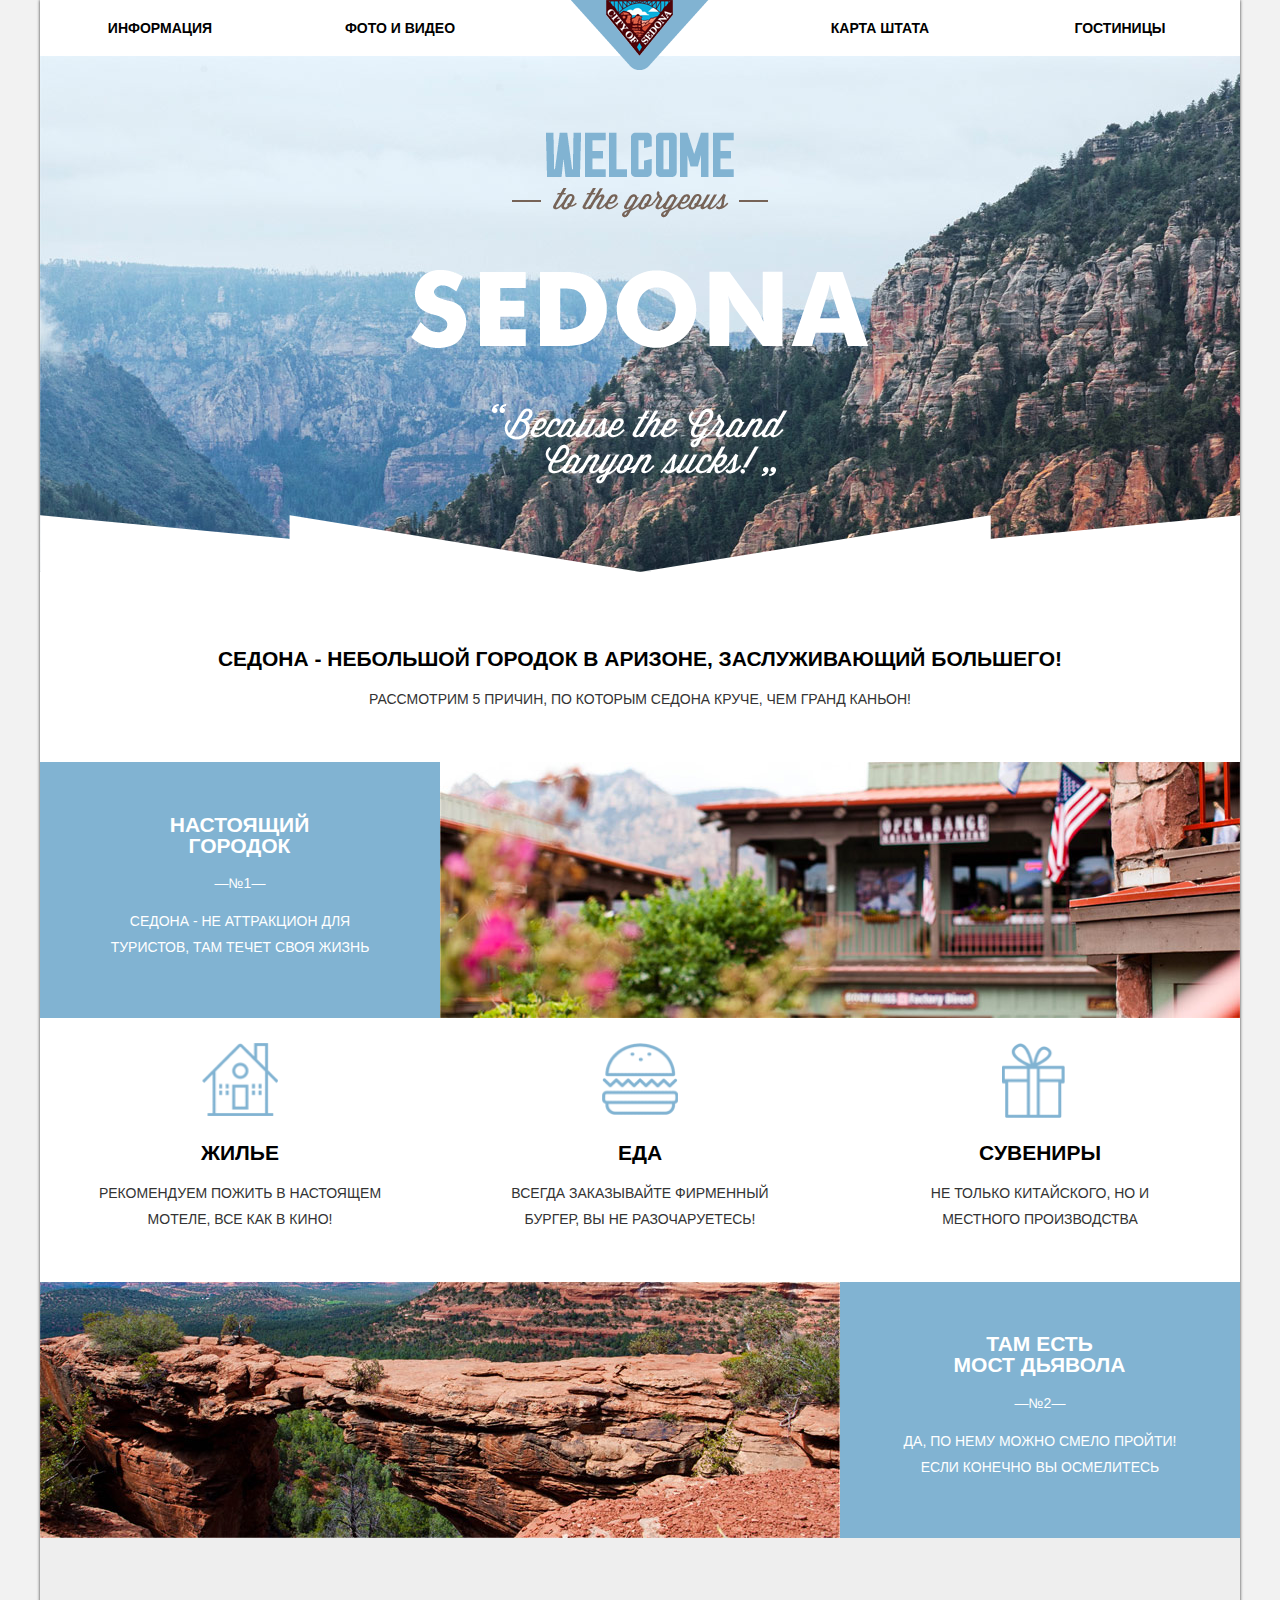
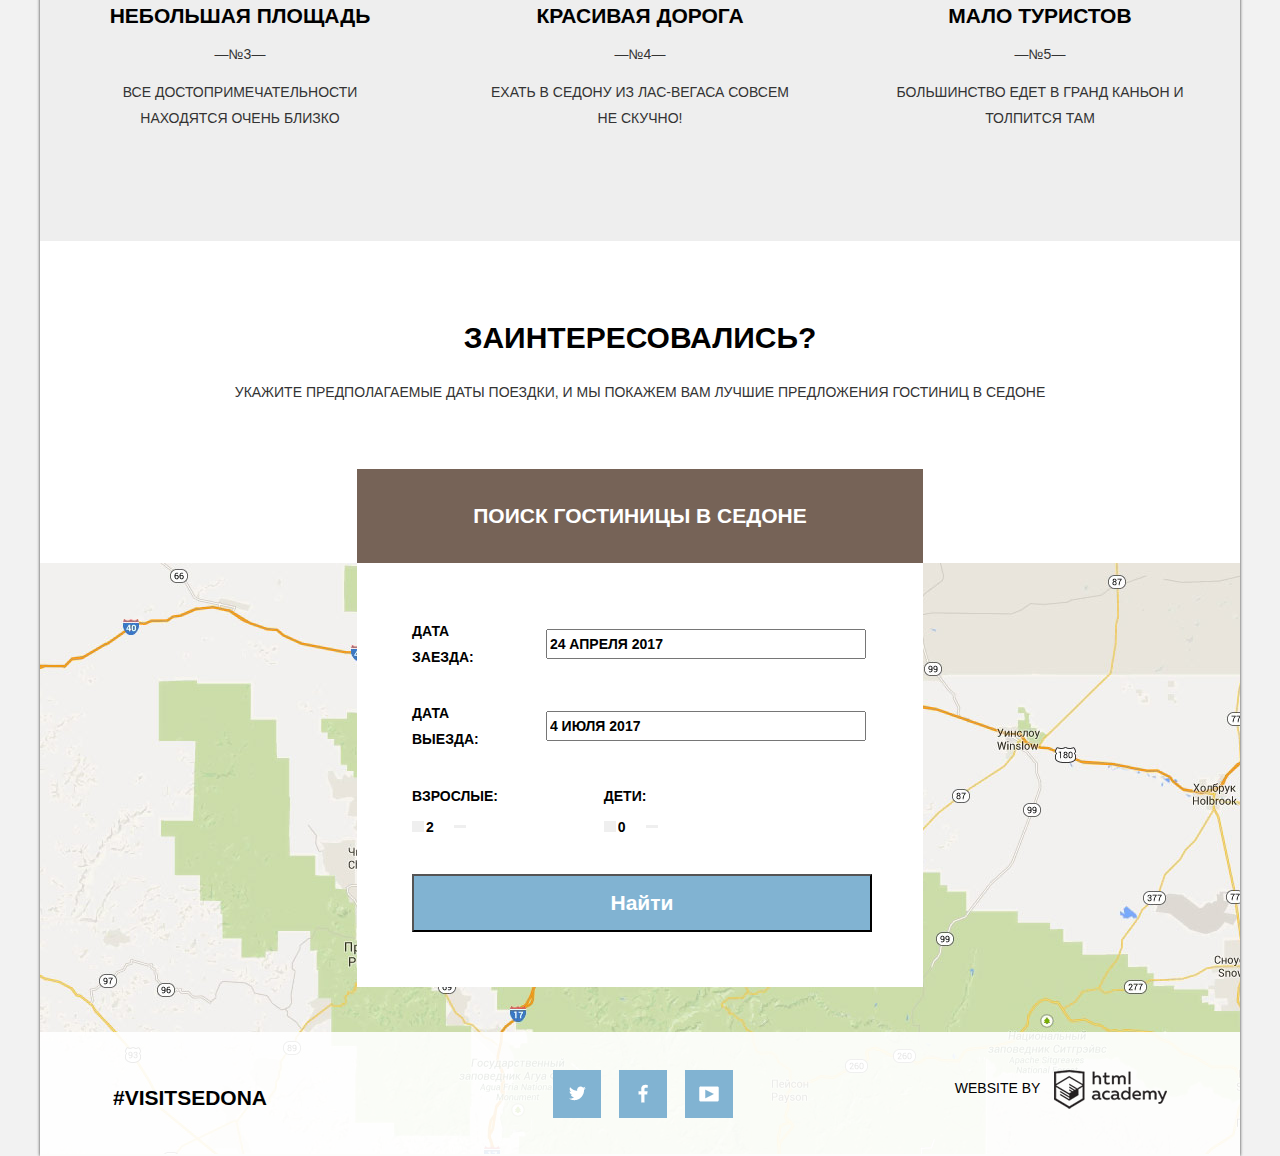
<file: index.html>
<!DOCTYPE html>
<html lang="ru">
  <head>
    <meta charset="utf-8">
    <title>HTML Academy: Седона</title>
    <link href="css/style.css" rel="stylesheet">
  </head>
  <body>
    <div class="wrapper">
      <header class="header">
        <div class="header-logo">
          <a><img src="img/logo.png" width="138" height="70" alt="Sedona"></a>
        </div>
        <nav class="main-navigation">
          <ul>
            <li>
              <a href="#">Информация</a>
            </li>
            <li>
              <a href="#">Фото и видео</a>
            </li>
            <li>
              <a href="#">Карта штата</a>
            </li>
            <li>
              <a href="#">Гостиницы</a>
            </li>
          </ul>
        </nav>
      </header>
      <div class="intro">
        <img src="img/intro.png" width="458" height="352" alt="Welcome to Sedona">
      </div>
      <article class="advantages">
        <h1 class="advantages-title">Седона - небольшой городок в Аризоне, заслуживающий большего!</h1>
        <p>Рассмотрим 5 причин, по которым Седона круче, чем Гранд Каньон!</p>
        <div class="advantage-row clearfix">
          <div class="advantage advantage-blue">
            <h2 class="advantage-title">Настоящий городок</h2>
            <div class="advantage-number">№1</div>
            <p class="advantage-description">Седона - не аттракцион для туристов, там течет своя жизнь</p>
          </div>
          <div class="advantage advantage-image">
            <img src="img/advantage-1.jpg" width="800" height="256" alt="Фото города">
          </div>
        </div>
        <div class="advantage-row clearfix">
            <div class="advantage advantage-icon advantage-icon-home">
              <h2 class="advantage-title">Жилье</h2>
              <p class="advantage-description">Рекомендуем пожить в настоящем мотеле, все как в кино!</p>
            </div>
            <div class="advantage advantage-icon advantage-icon-burger">
              <h2 class="advantage-title">Еда</h2>
              <p class="advantage-description">Всегда заказывайте фирменный бургер, вы не разочаруетесь!</p>
            </div>
            <div class="advantage advantage-icon advantage-icon-gift">
              <h2 class="advantage-title">Сувениры</h2>
              <p class="advantage-description">Не только китайского, но и местного производства</p>
            </div>
          </div>
          <div class="advantage-row clearfix">
            <div class="advantage advantage-image">
              <img src="img/advantage-2.jpg" width="800" height="256" alt="Мост дьявола">
            </div>
            <div class="advantage advantage-blue">
              <h2 class="advantage-title">Там есть мост дьявола</h2>
              <div class="advantage-number">№2</div>
              <p class="advantage-description">Да, по нему можно смело пройти! Если конечно вы осмелитесь</p>
            </div>
          </div>
          <div class="advantage-row clearfix">
            <div class="advantage-item">
              <h2 class="advantage-title">Небольшая площадь</h2>
              <div class="advantage-number">№3</div>
              <p class="advantage-description">Все достопримечательности находятся очень близко</p>
           </div>
           <div class="advantage-item">
             <h2 class="advantage-title">Красивая дорога</h2>
              <div class="advantage-number">№4</div>
             <p class="advantage-description">Ехать в Седону из Лас-Вегаса совсем не скучно!</p>
           </div>
           <div class="advantage-item">
             <h2 class="advantage-title">Мало туристов</h2>
             <div class="advantage-number">№5</div>
             <p class="advantage-description">Большинство едет в Гранд Каньон и толпится там</p>
           </div>
        </div>
      </article>
      <div class="hotel-search">
        <h3 class="hotel-search-title">Заинтересовались?</h3>
        <p>Укажите предполагаемые даты поездки,<span> и мы покажем вам лучшие предложения гостиниц в Седоне</span></p>
        <a href="#" class="hotel-search-form">Поиск гостиницы в Седоне</a>
      </div>

      <div class="map">
          <form action="#" method="post" class="search-form">
            <div class="search-form-row">
              <label for="arrival-date">Дата заезда:</label>
              <div class="search-form-input">
                <input type="text" name="arrival-date" class="input" id="arrival-date" value="24 Апреля 2017">
                <button type="button" name="button" class="calendar"></button>
              </div>
            </div>
            <div class="search-form-row">
              <label for="departure-date">Дата выезда:</label>
              <div class="search-form-input">
                <input type="text" name="departure-date" class="input" id="departure-date" value="4 Июля 2017">
                <button type="button" name="button" class="calendar"></button>
              </div>
            </div>
            <div class="search-form-row clearfix">
              <div class="search-form-col">
                <label for="adults">Взрослые:</label>
                <div class="search-form-inp-quantity">
                  <button type="button" name="button" class="quantity quantity-plus"></button>
                  <input type="text" name="adults" class="input-quantity" id="adults" value="2">
                  <button type="button" name="button" class="quantity quantity-minus"></button>
                </div>
              </div>
            </div>
            <div class="search-form-row clearfix">
              <div class="search-form-col">
                <label for="children">Дети:</label>
                <div class="search-form-inp-quantity">
                  <button type="button" name="button" class="quantity quantity-plus"></button>
                  <input type="text" name="children" class="input-quantity" id="children" value="0">
                  <button type="button" name="button" class="quantity quantity-minus"></button>
                </div>
              </div>
            </div>
            <button type="submit" name="search" class="submit-form">Найти</button>
          </form>
          <footer class="main-footer clearfix main-footer-index">
            <div class="hashtag">
              #visitsedona
            </div>
            <div class="social-btns">
              <a class="social-btn social-btn-tw" href="#">Twitter</a>
              <a class="social-btn social-btn-fb" href="#">Facebook</a>
              <a class="social-btn social-btn-ytb" href="#">Youtube</a>
            </div>
            <div class="developer">
              Website by
              <a class="developer-link" href="https://htmlacademy.ru/intensive/htmlcss">HTML Academy</a>
            </div>
          </footer>
        </div>
    </div>
  </body>
</html>
</file>
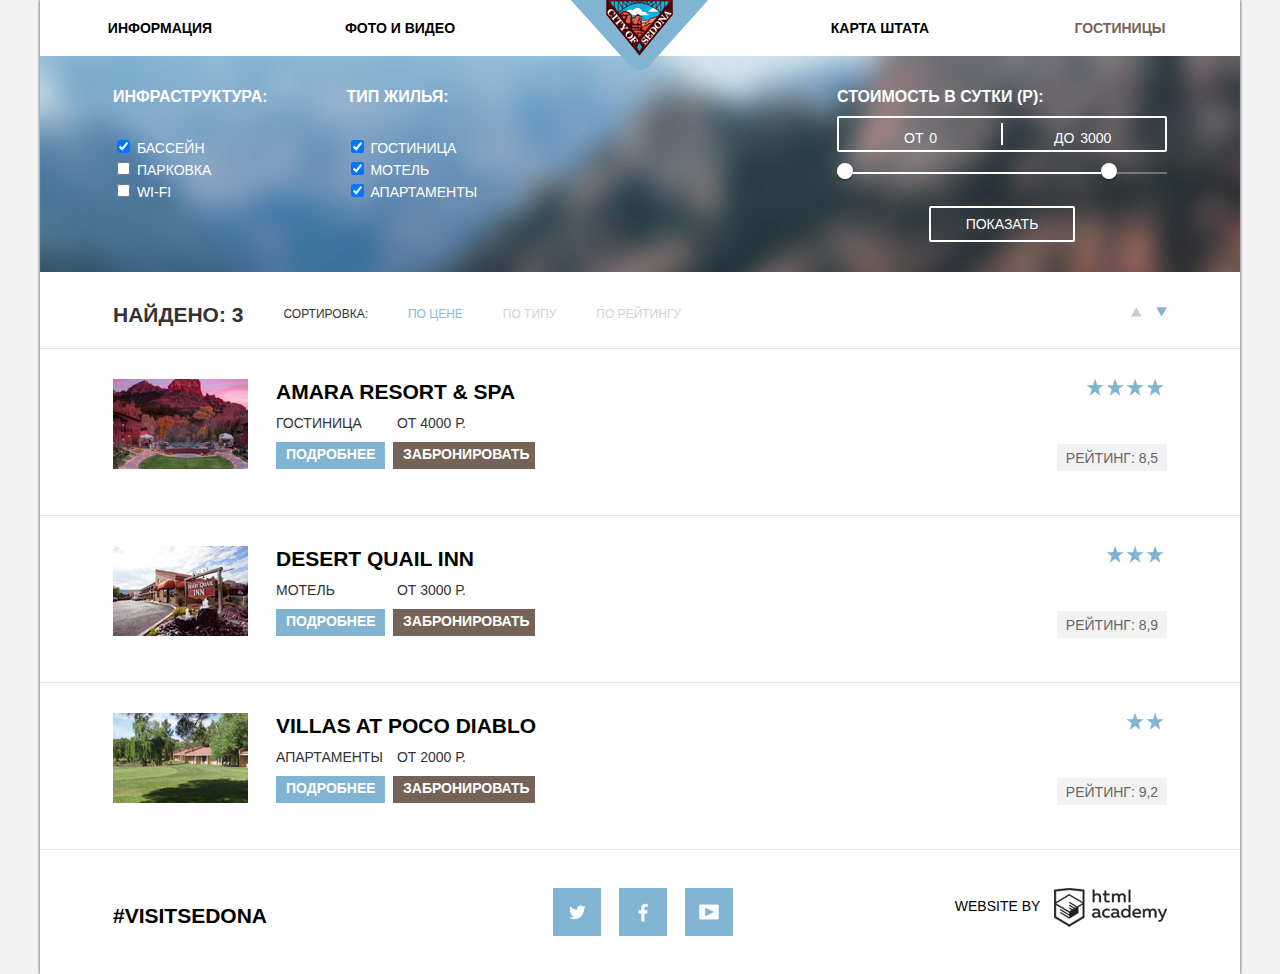
<file: inner.html>
<!DOCTYPE html>
<html lang="ru">
  <head>
    <meta charset="utf-8">
    <title>HTML Academy: Седона</title>
    <link href="css/style.css" rel="stylesheet">
  </head>
  <body>
    <div class="wrapper">
      <header class="header">
        <div class="header-logo">
          <a href="#"><img src="img/logo.png" width="138" height="70" alt="Sedona"></a>
        </div>
        <nav class="main-navigation">
          <ul>
            <li>
              <a href="#">Информация</a>
            </li>
            <li>
              <a href="#">Фото и видео</a>
            </li>
            <li>
              <a href="#">Карта штата</a>
            </li>
            <li>
              <a class="active">Гостиницы</a>
            </li>
          </ul>
        </nav>
      </header>
      <section class="filters">
        <form action="#" method="post" class="filter-form clearfix">
          <div class="filter-block">
            <b class="filter-type">Инфраструктура:</b><br>
            <div>
              <input type="checkbox" name="pool" id="pool" checked>
              <label for="pool">Бассейн</label>
            </div>
            <div>
              <input type="checkbox" name="parking" id="parking">
              <label for="parking">Парковка</label>
            </div>
            <div>
              <input type="checkbox" name="wifi" id="wifi">
              <label for="wifi">Wi-Fi</label>
            </div>
          </div>
          <div class="filter-block">
            <b class="filter-type">Тип жилья:</b><br>
            <div>
              <input type="checkbox" name="hotel" id="hotel" checked>
              <label for="hotel">Гостиница</label>
            </div>
            <div>
              <input type="checkbox" name="motel" id="motel" checked>
              <label for="motel">Мотель</label>
            </div>
            <div>
              <input type="checkbox" name="apartment" id="apartment" checked>
              <label for="apartment">Апартаменты</label>
            </div>
          </div>
          <div class="price-per-day">
            <b class="filter-type">Стоимость в сутки (Р):</b>
            <div class="price-controls">
              <label class="min-price">от <input type="text" name="min-price" value="0"></label>
              <label class="max-price">до <input type="text" name="max-price" value="3000"></label>
            </div>
            <div class="range-controls">
              <div class="scale">
                <div class="bar"></div>
              </div>
              <div class="range-toggle range-toggle-min"></div>
              <div class="range-toggle range-toggle-max"></div>
            </div>
            <button type="submit" name="search" class="btn-transparent">Показать</button>
          </div>
        </form>
      </section>
      <div class="result-area clearfix">
        <div class="found">
          <span>Найдено:</span>
          <span>3</span>
        </div>
        <div class="sorting-list">
          <ul>
            <li class="sorting-title">Сортировка:</li>
            <li>
              <a class="active">По цене</a>
            </li>
            <li>
              <a href="#">По типу</a>
            </li>
            <li>
              <a href="#">По рейтингу</a>
            </li>
          </ul>
        </div>
        <div class="sorting">
          <a class="sorting-up active">По возрастанию</a>
          <a href="#" class="sorting-down">По убыванию</a>
        </div>
      </div>
        <section class="hotel clearfix">
          <div class="hotel-image">
            <img src="img/amara.jpg" width="135" height="90" alt="Результат-1">
          </div>
          <div class="hotel-description">
            <a href="#" class="hotel-name">Amara Resort & Spa</a>
            <div class="type-price clearfix">
              <span class="apart-type">Гостиница</span>
              <span>от 4000 Р.</span>
            </div>
            <div class="info-and-booking clearfix">
              <a href="#" class="btn btn-blue">Подробнее</a>
              <a href="#" class="btn btn-brown">Забронировать</a>
            </div>
          </div>
          <div class="hotel-rating">
            <div class="stars clearfix">
              <span class="star"></span>
              <span class="star"></span>
              <span class="star"></span>
              <span class="star"></span>
            </div>
            <p class="rating">Рейтинг: 8,5</p>
          </div>
        </section>
        <section class="hotel clearfix">
          <div class="hotel-image">
            <img src="img/desert-quail-inn.jpg" width="135" height="90" alt="Результат-2">
          </div>
          <div class="hotel-description">
            <a href="#" class="hotel-name">Desert Quail Inn</a>
            <div class="type-price clearfix">
              <span class="apart-type">Мотель</span>
              <span>от 3000 Р.</span>
            </div>
            <div class="info-and-booking clearfix">
              <a href="#" class="btn btn-blue">Подробнее</a>
              <a href="#" class="btn btn-brown">Забронировать</a>
            </div>
          </div>
          <div class="hotel-rating">
            <div class="stars clearfix">
              <span class="star"></span>
              <span class="star"></span>
              <span class="star"></span>
            </div>
            <p class="rating">Рейтинг: 8,9</p>
          </div>
        </section>
        <section class="hotel clearfix">
          <div class="hotel-image">
            <img src="img/poco-diablo.jpg" width="135" height="90" alt="Результат-2">
          </div>
          <div class="hotel-description">
            <a href="#" class="hotel-name">Villas at Poco Diablo</a>
            <div class="type-price clearfix">
              <span class="apart-type">Апартаменты</span>
              <span>от 2000 Р.</span>
            </div>
            <div class="info-and-booking clearfix">
              <a href="#" class="btn btn-blue">Подробнее</a>
              <a href="#" class="btn btn-brown">Забронировать</a>
            </div>
          </div>
          <div class="hotel-rating">
            <div class="stars clearfix">
              <span class="star"></span>
              <span class="star"></span>
            </div>
            <p class="rating">Рейтинг: 9,2</p>
          </div>
        </section>
      <footer class="main-footer clearfix">
        <div class="hashtag">
          #visitsedona
        </div>
        <div class="social-btns">
          <a class="social-btn social-btn-tw" href="#">Twitter</a>
          <a class="social-btn social-btn-fb" href="#">Facebook</a>
          <a class="social-btn social-btn-ytb" href="#">Youtube</a>
        </div>
        <div class="developer">
          Website by
          <a class="developer-link" href="https://htmlacademy.ru/intensive/htmlcss">HTML Academy</a>
        </div>
      </footer>
    </div>
  </body>
</html>
</file>
<file: css/style.css>
* {
  box-sizing: border-box;
}

body {
  font-size: 14px;
  line-height: 21px;
  color: rgb(51, 51, 51);
  font-weight: normal;
  font-family: "PT Sans", Arial, sans-serif;
  text-transform: uppercase;
  margin: 0;
  background-color: #f2f2f2;
}

.advantages-title {
  font-size: 21px;
  line-height: 26px;
  color: rgb(0, 0, 0);
  font-weight: bold;
  font-family: "PT Sans", Arial, sans-serif;
}

.advantages p {
  line-height: 26px;
}

.advantage-title {
  font-size: 21px;
  line-height: 21px;
  color: #000000;
  font-weight: bold;
  font-family: "PT Sans", Arial, sans-serif;
}

.hotel-search-title {
  font-size: 30px;
  line-height: 24px;
  color: rgb(0, 0, 0);
  font-weight: bold;
  font-family: "PT Sans", Arial, sans-serif;
}

.wrapper {
    width: 1200px;
    margin: 0 auto;
    background-color: #ffffff;
    box-shadow: 0 0 3px;
}

.header {
  position: relative;
  color: #000000;
  background-color: #ffffff;
}

.header-logo {
  position: absolute;
  width: 138px;
  top: 0;
  left: 50%;
  transform: translateX(-50%);
  z-index: 10;
}

.main-navigation ul {
  padding: 0;
  margin: 0;
  list-style: none;
  font-size: 0;
}

.main-navigation li {
  display: inline-block;
  vertical-align: top;
  width: 20%;
  text-align: center;
  font-size: 14px;
  line-height: 26px;
  padding: 15px 15px;
}

.main-navigation li:nth-child(2) {
  margin-right: 20%;
}

.main-navigation a {
  color: #000000;
  font-weight: bold;
  text-decoration: none;
}

.main-navigation a:hover {
  color: #81b3d2;
}

a.active {
  color: #766357;
}

.main-navigation a:active {
  color: #766357;
}

.clearfix::after {
  content: "";
  display: table;
  clear: both;
}

.intro {
  position: relative;
  padding-top: 76px;
  padding-bottom: 82px;
  margin: 0 auto;
  background: #e4f1f9 url("../img/background-photo.jpg") no-repeat;
  text-align: center;
  z-index: 1;
}

.intro::after {
  content: "";
  position: absolute;
  left: 0;
  bottom: 0;
  width: 1200px;
  height: 57px;
  background-image: url("../img/background-decoration.png");
  background-repeat: no-repeat;
}

.advantages {
  text-align: center;
  padding-top: 60px;
}

.advantages p {
  margin-bottom: 50px;
}

.advantage {
  float: left;
  width: 33.333333%;
}


.advantage-description {
  display: block;
  padding: 0 50px;
}

.advantage-blue {
  background-color: #81b3d2;
  padding-top: 34px;
  padding-bottom: 8px;
}


.advantage-blue .advantage-number {
  color: #ffffff;
}

.advantage-blue .advantage-description {
  color: #ffffff;
}

.advantage-blue .advantage-title {
  color: #ffffff;
  padding-left: 113px;
  padding-right: 114px;
}

.advantage-item {
  float: left;
  width: 400px;
  background-color: #eeeeee;
  padding-top: 50px;
  padding-bottom: 60px;
}

.advantage-number::before {
  content: "—"
}

.advantage-number::after {
  content: "—"
}

.advantage-image {
  display: block;
  width: 66.666666%;
  padding: 0;
}

.advantage-image img {
  display: block;
}

.advantage-icon {
  padding-top: 106px;
  position: relative;
}

.advantage-icon::after {
  position: absolute;
  content: "";
  top: 25px;
  width: 76px;
  height: 75px;
  bottom: 30px;
  left: 50%;
  transform: translateX(-50%);
}

.advantage-icon-home::after {
  background-image: url("../img/house.png");
  background-size: contain;
  background-repeat: no-repeat;
}

.advantage-icon-burger::after {
  background-image: url("../img/burger.png");
  background-size: contain;
  background-repeat: no-repeat;
}

.advantage-icon-gift::after {
  background-image: url("../img/souvenir.png");
  background-size: contain;
  background-repeat: no-repeat;
}

.hotel-search {
  position: relative;
  text-align: center;
  background-color: #ffffff;
  padding-top: 55px;
  padding-bottom: 145px;
}

.hotel-search p {
  line-height: 24px;
}

.hotel-search-form {
  position: absolute;
  bottom: 0;
  left: 50%;
  transform: translateX(-50%);
  display: block;
  color: #ffffff;
  font-size: 21px;
  line-height: 26px;
  font-weight: bold;
  width: 566px;
  background-color: #766357;
  text-decoration: none;
  text-align: center;
  padding-top: 34px;
  padding-bottom: 34px;
  padding-left: 55px;
  padding-right: 55px;
}

.submit-form {
  display: block;
  color: #ffffff;
  width: 460px;
  height: 58px;
  font-size: 21px;
  line-height: 26px;
  font-weight: bold;
  background-color: #81b3d2;
  font-family: "PT Sans", Arial, sans-serif;
}

.map {
  position: relative;
  background: #e9e5dc url("../img/map.jpg") no-repeat;
  height: 593px;
}

.search-form {
  position: absolute;
  top: 0;
  left: 50%;
  transform: translateX(-50%);
  width: 566px;
  background-color: #ffffff;
  color: #000000;
  line-height: 26px;
  font-weight: bold;
  padding: 55px 55px;
}

.search-form-row label {
  display: inline-block;
  vertical-align: middle;
  width: 100px;
  margin-right: 30px;
}

.search-form-row {
  display: inline-block;
  vertical-align: middle;
  margin-bottom: 30px;
}

.search-form-input {
  display: inline-block;
  vertical-align: middle;
  width: 320px;
  position: relative;
}

.search-form .input {
  width: 100%;
  height: 30px;
  padding-right: 50px;
}

.search-form input {
  font-size: inherit;
  line-height: inherit;
  font-weight: inherit;
  color: inherit;
  text-transform: uppercase;
  font-family: "PT Sans", Arial, sans-serif;
  display: inline-block;
  vertical-align: middle;
}

.calendar {
  position: absolute;
  width: 23px;
  height: 24px;
  background: none;
  border: none;
  outline: none;
  right: 5px;
  top: 3px;
}

.search-form-col {
  float: left;
  width: 50%;
}

.search-form-inp-quantity {

  display: inline-block;
  vertical-align: middle;
  font-size: 0;
}

.quantity-plus {
  width: 11px;
  height: 11px;
  display: inline-block;
  vertical-align: middle;
  border: none;
}

.quantity-minus {
  width: 12px;
  height: 3px;
  display: inline-block;
  vertical-align: middle;
  border: none;
}

.search-form .input-quantity {
  width: 30px;
  height: 35px;
  border: none;
  display: inline-block;
  vertical-align: middle;
  font-size: 14px;
}

.main-footer {
  padding: 38px 73px;
  background-color: #ffffff;
}

.main-footer-index {
  position: absolute;
  bottom: 0;
  left: 0;
  width: 100%;
  background-color: rgba(255, 255, 255, 0.9);
}

.hashtag {
  float: left;
  padding-right: 163px;
  padding-top: 15px;
  font-size: 21px;
  line-height: 26px;
  font-weight: bold;
  color: #000000;
}

.social-btns {
  float: left;
  padding-left: 116px;
}

.social-btns a:hover {
  text-decoration: none;
}

.social-btn {
  display: inline-block;
  width: 48px;
  height: 48px;
  margin: 0 7px;
  font-size: 0;
  vertical-align: top;
}

.social-btn-tw {
  background: #81b3d2 url("../img/twitter.png") no-repeat center;
}

.social-btn-fb {
  background: #81b3d2 url("../img/facebook.png") no-repeat center;
}

.social-btn-ytb {
  background: #81b3d2 url("../img/youtube.png") no-repeat center;
}

.developer {
  float: right;
  line-height: 26px;
  color: #000000;
}

.developer-link {
  text-decoration: none;
  font-size: 0;
  background-image: url("../img/footer-logo.png");
  background-repeat: no-repeat;
  display: inline-block;
  vertical-align: middle;
  width: 113px;
  height: 39px;
  background-size: contain;
  margin-left: 10px;
}

.filters {
  background: #e4f1f9 url("../img/filter-background.jpg") no-repeat;
  color: #ffffff;
  padding: 30px 73px;
}

.filter-type {
  display: block;
  margin-bottom: 9px;
  font-weight: 600;
  font-size: 16px;
  line-height: 21px;
}

.price-controls {
  position: relative;
  height: 36px;
  margin-bottom: 20px;
  border: 2px solid #ffffff;
  border-radius: 2px;
  font-size: 0;
}

.price-controls::after {
  content: "";
  position: absolute;
  top: 50%;
  left: 50%;
  width: 2px;
  height: 22px;
  background: #ffffff;
  transform: translate(-50%, -50%);
}

.price-controls label {
  display: inline-block;
  font-size: 14px;
  line-height: 38px;
  vertical-align: middle;
  cursor: pointer;
}

.price-controls .min-price,
.price-controls .max-price {
  width: 150px;
  padding-left: 65px;
}

.price-controls input {
  width: 50px;
  margin: 0;
  color: inherit;
  font: inherit;
  background: none;
  border: none;
}

.range-controls {
  position: relative;
  margin-bottom: 32px;
}

.range-controls .scale {
  height: 2px;
  background: rgba(255, 255, 255, 0.3);
}

.range-controls .bar {
  width: 80%;
  height: 2px;

  background: #ffffff;
}
.filter-block {
  float: left;
  padding-right: 79px;
}

.range-toggle {
  position: absolute;
  top: -9px;
  width: 4px;
  height: 4px;
  background: #ababab;
  border: 8px solid #ffffff;
  border-radius: 50%;
  box-shadow: 0 2px 1px 0 rgba(0, 1, 1, 0.2);
  cursor: pointer;
}

.range-toggle:hover {
  background: #1c4f80;
}

.range-toggle-min {
  left: 0;
}

.range-toggle-max {
  left: 80%;
}

.btn-transparent {
  display: block;
  margin: 0 auto;
  padding: 6px 35px;

  font-size: 14px;
  line-height: 20px;
  color: #ffffff;
  text-transform: uppercase;

  background: transparent;
  border: 2px solid #ffffff;
  border-radius: 2px;
  cursor: pointer;
}

.btn-transparent:hover {
  color: #000000;

  background: #ffffff;
}

.price-per-day {
  float: right;
  width: 330px;
  color: #ffffff;
  text-transform: uppercase;
}

.result-area {
  padding-right: 73px;
  padding-left: 73px;
  padding-top: 30px;
  padding-bottom: 20px;
  border-bottom: 1px solid #e5e5e5;
}

.found {
  float: left;
  font-size: 21px;
  line-height: 26px;
  font-weight: bold;
}

.sorting-list {
  float: left;
  font-size: 12px;
  padding-right: 34px;
  vertical-align: bottom;
}

.sorting-list ul {
  padding: 0;
  margin: 0;
  list-style: none;
  font-size: 0;

}

.sorting-list li {
  display: inline-block;
  vertical-align: bottom;
  text-align: left;
  font-size: 12px;
  line-height: 18px;
  padding-left: 40px;

}

.sorting-list a {
  color: #d1d1d1;
  text-decoration: none;
}

.sorting-list a.active {
  color: #8bb9d5;
  text-decoration: none;
}

.sorting-list a:hover {
  color: #81b3d2;
  text-decoration: none;
}

.sorting-list a:active {
  color: #000000;
  text-decoration: none;
}

.sorting {
  float: right;
}

.sorting-up {
  display: inline-block;
  font-size: 0;
  background-image: url("../img/sort-up.png");
  width: 11px;
  height: 10px;
}

.sorting-down {
  display: inline-block;
  font-size: 0;
  background-image: url("../img/sort-down.png");
  width: 11px;
  height: 10px;
  margin-left: 10px;
}

.hotel {
  padding: 30px 73px;
  border-bottom: 1px solid #e5e5e5;
}

.hotel-image {
  width: 135px;
  float: left;
  margin-right: 28px;
}

.hotel-description {
  width: 264px;
  float: left;
  margin-bottom: 0;
}

.hotel-description > a {
  font-size: 21px;
  line-height: 26px;
  font-weight: bold;
  text-decoration: none;
  color: #000000;
}

.hotel-description > a:hover {
  color: #81b3d2;
}

.hotel-description > a:active {
  color: #766357;
}

.info-and-booking a {
  color: #ffffff;
  font-weight: bold;
  text-decoration: none;
}

.hotel-name {
  display: block;
  margin-bottom: 8px;
}

.type-price {
  display: block;
  margin-bottom: 8px;
}

.apart-type {
  display: inline-block;
  width: 109px;
  margin-right: 8px;
}

.btn {
  display: inline-block;
  vertical-align: middle;
  font-size: 0;
}

.btn-blue {
  float: left;
  width: 109px;
  height: 27px;
  font-size: 14px;
  background-color: #81b3d2;
  padding: 2px 10px;
}

.btn-brown {
  float: left;
  width: 142px;
  height: 27px;
  font-size: 14px;
  background-color: #766357;
  padding: 2px 10px;
  margin-left: 8px;
}

.hotel-rating {
  width: 110px;
  float: right;
}

.rating {
  display: block;
  color: #666666;
  width: 110px;
  height: 27px;
  background-color: #f2f2f2;
  text-align: center;
  padding-top: 4px;
  padding-bottom: 4px;
}

.stars {
  width: 100%;
  height: 17px;
  margin-bottom: 48px;
}

.star {
  float: right;
  width: 20px;
  height: 20px;
  background-image: url("../img/star.png");
  background-repeat: no-repeat;
}
</file>
